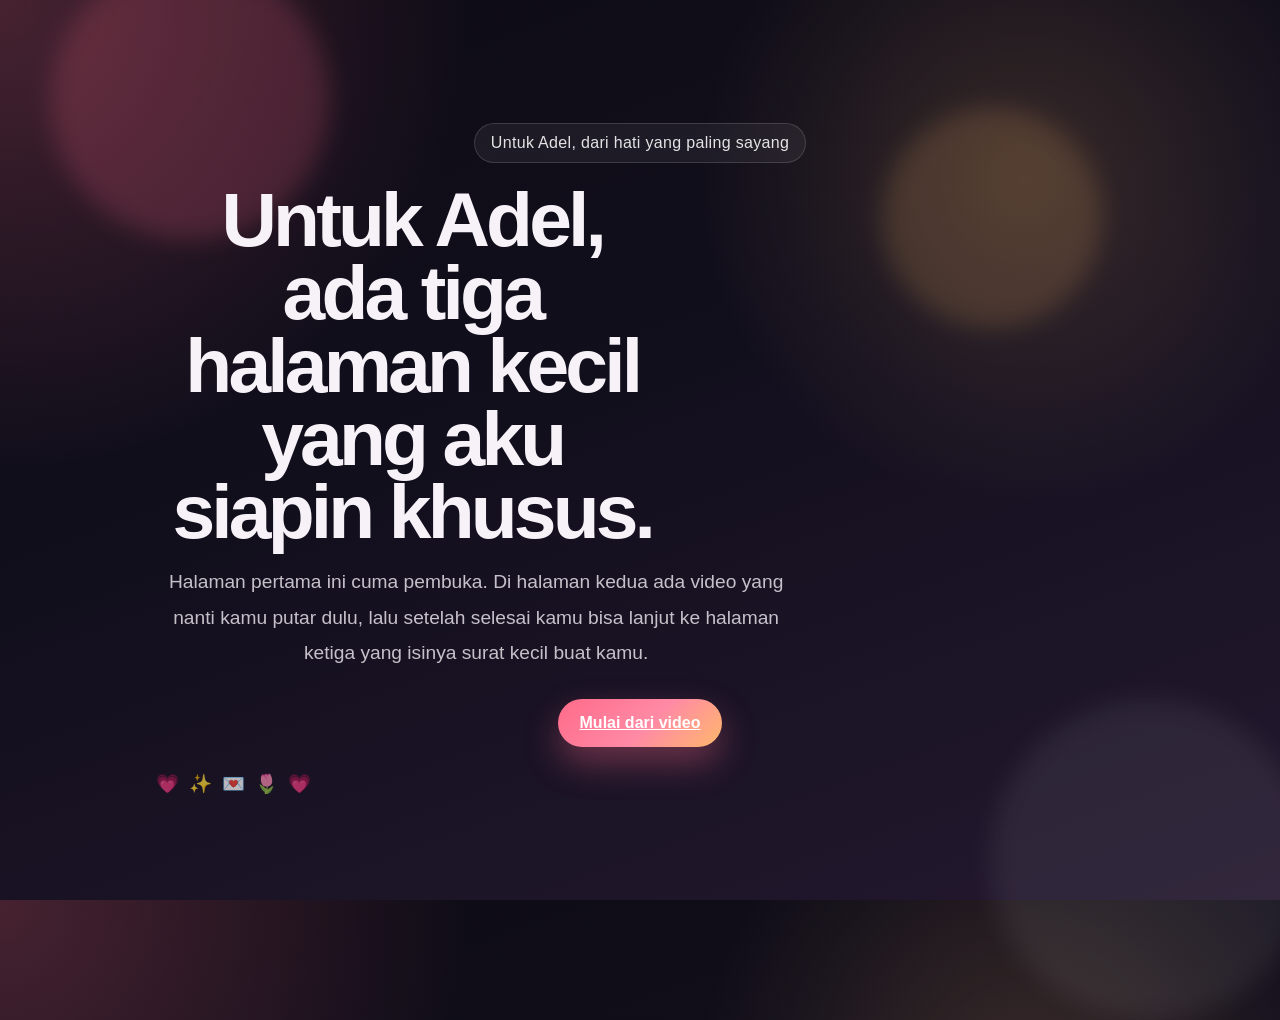
<file: index.html>
<!DOCTYPE html>
<html lang="id">
<head>
    <meta charset="UTF-8">
    <meta name="viewport" content="width=device-width, initial-scale=1.0">
    <title>Buat Adel Sayyangg ❤️</title>
    <link rel="stylesheet" href="style.css">
</head>
<body class="page-landing">

<main class="page-shell story-shell page-landing">
    <div class="ambient ambient-one"></div>
    <div class="ambient ambient-two"></div>
    <div class="ambient ambient-three"></div>

    <section class="hero hero--landing">
        <div class="badge">Untuk Adel, dari hati yang paling sayang</div>
        <h1>Untuk Adel, ada tiga halaman kecil yang aku siapin khusus.</h1>
        <p class="intro">
            Halaman pertama ini cuma pembuka. Di halaman kedua ada video yang nanti kamu putar dulu, lalu setelah selesai kamu bisa
            lanjut ke halaman ketiga yang isinya surat kecil buat kamu.
        </p>

        <div class="landing-actions">
            <a class="primary-btn" href="video.html">Mulai dari video</a>
        </div>

        <div class="sparkle-row" aria-hidden="true">
            <span>💗</span>
            <span>✨</span>
            <span>💌</span>
            <span>🌷</span>
            <span>💗</span>
        </div>
    </section>
</main>

</body>
</html>
</file>
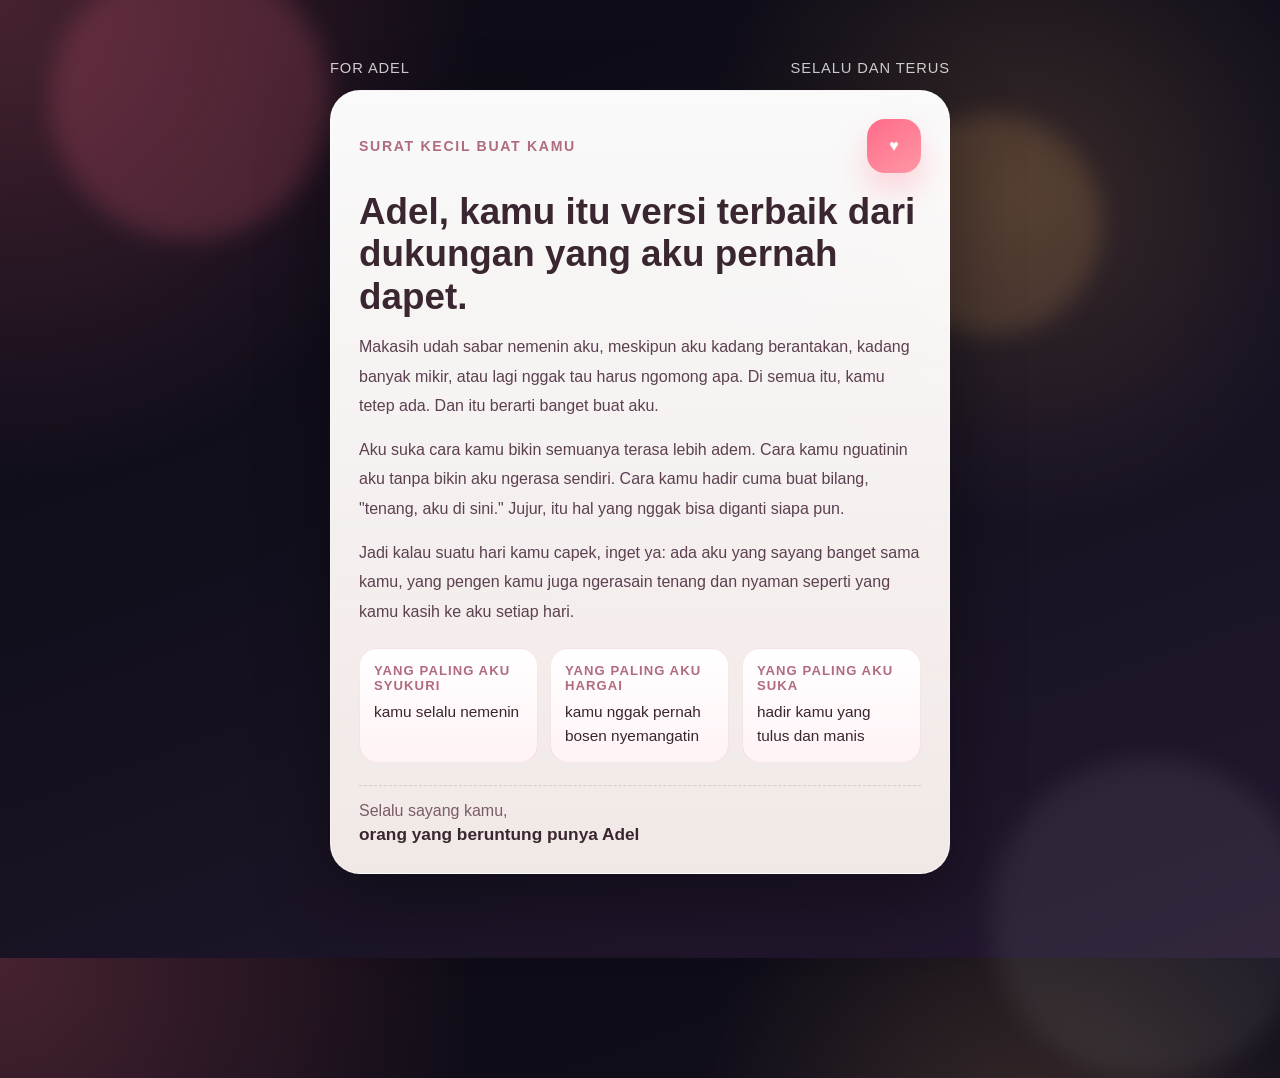
<file: letter.html>
<!DOCTYPE html>
<html lang="id">
<head>
    <meta charset="UTF-8">
    <meta name="viewport" content="width=device-width, initial-scale=1.0">
    <title>Surat Kecil Untuk Adel</title>
    <link rel="stylesheet" href="style.css">
</head>
<body class="page-letter">

<main class="page-shell story-shell page-letter">
    <div class="ambient ambient-one"></div>
    <div class="ambient ambient-two"></div>
    <div class="ambient ambient-three"></div>

    <section class="card-stage letter-page is-revealed" aria-live="polite">
        <div class="letter-wrap" id="letterWrap" aria-live="polite">
            <div class="letter-top">
                <span class="seal">For Adel</span>
                <span class="date">selalu dan terus</span>
            </div>

            <div class="letter-card">
                <div class="card-header">
                    <span class="card-kicker">Surat kecil buat kamu</span>
                    <div class="heart-mark">♥</div>
                </div>

                <h2>Adel, kamu itu versi terbaik dari dukungan yang aku pernah dapet.</h2>
                <p>
                    Makasih udah sabar nemenin aku, meskipun aku kadang berantakan, kadang banyak mikir, atau lagi nggak tau harus ngomong apa.
                    Di semua itu, kamu tetep ada. Dan itu berarti banget buat aku.
                </p>
                <p>
                    Aku suka cara kamu bikin semuanya terasa lebih adem. Cara kamu nguatinin aku tanpa bikin aku ngerasa sendiri.
                    Cara kamu hadir cuma buat bilang, "tenang, aku di sini." Jujur, itu hal yang nggak bisa diganti siapa pun.
                </p>
                <p>
                    Jadi kalau suatu hari kamu capek, inget ya: ada aku yang sayang banget sama kamu, yang pengen kamu juga ngerasain
                    tenang dan nyaman seperti yang kamu kasih ke aku setiap hari.
                </p>

                <div class="memory-grid">
                    <div class="memory-item">
                        <span class="memory-title">Yang paling aku syukuri</span>
                        <span class="memory-text">kamu selalu nemenin</span>
                    </div>
                    <div class="memory-item">
                        <span class="memory-title">Yang paling aku hargai</span>
                        <span class="memory-text">kamu nggak pernah bosen nyemangatin</span>
                    </div>
                    <div class="memory-item">
                        <span class="memory-title">Yang paling aku suka</span>
                        <span class="memory-text">hadir kamu yang tulus dan manis</span>
                    </div>
                </div>

                <div class="signature">
                    <span>Selalu sayang kamu,</span>
                    <strong>orang yang beruntung punya Adel</strong>
                </div>
            </div>
        </div>
    </section>
</main>

</body>
</html>
</file>
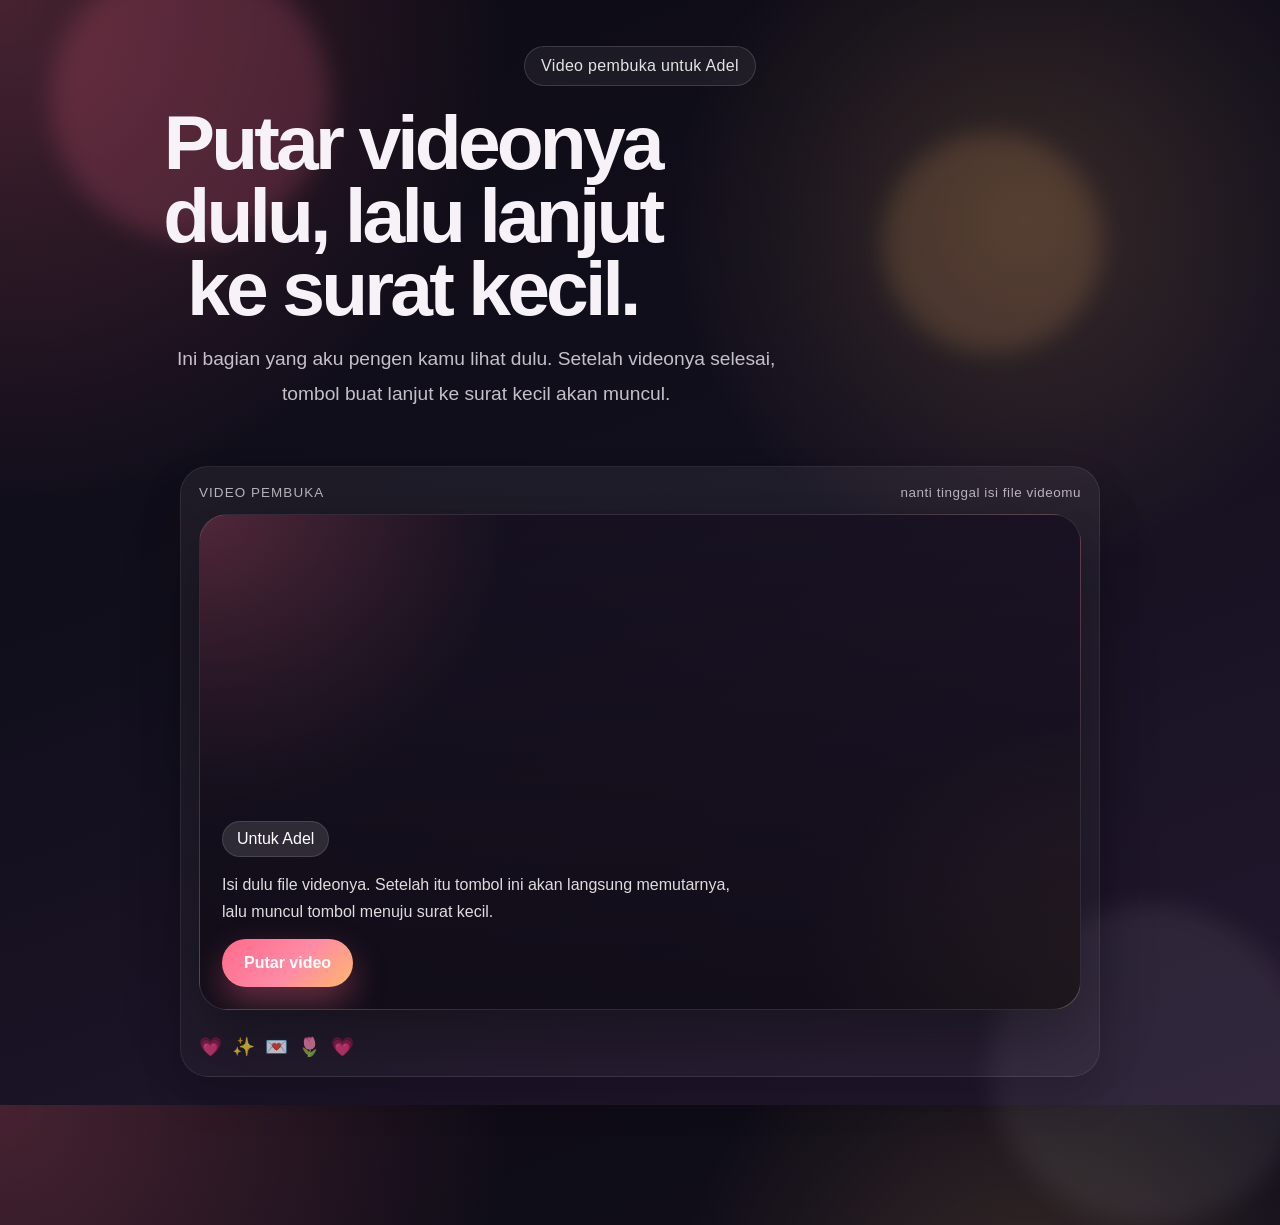
<file: video.html>
<!DOCTYPE html>
<html lang="id">
<head>
    <meta charset="UTF-8">
    <meta name="viewport" content="width=device-width, initial-scale=1.0">
    <title>Video Untuk Adel</title>
    <link rel="stylesheet" href="style.css">
</head>
<body class="page-video">

<main class="page-shell story-shell page-video">
    <div class="ambient ambient-one"></div>
    <div class="ambient ambient-two"></div>
    <div class="ambient ambient-three"></div>

    <section class="hero hero--video">
        <div class="badge">Video pembuka untuk Adel</div>
        <h1>Putar videonya dulu, lalu lanjut ke surat kecil.</h1>
        <p class="intro">
            Ini bagian yang aku pengen kamu lihat dulu. Setelah videonya selesai, tombol buat lanjut ke surat kecil akan muncul.
        </p>
    </section>

    <section class="video-stage-section" aria-label="Video pembuka">
        <div class="intro-panel">
            <div class="intro-panel-head">
                <span class="panel-kicker">Video pembuka</span>
                <span class="panel-note">nanti tinggal isi file videomu</span>
            </div>

            <div class="video-frame">
                <video id="storyVideo" class="story-video" playsinline preload="metadata" muted>
                    <source src="vid.mp4" type="video/mp4">
                </video>

                <div class="video-overlay">
                    <span class="video-pill">Untuk Adel</span>
                    <p id="videoStatus" class="video-status">
                        Isi dulu file videonya. Setelah itu tombol ini akan langsung memutarnya, lalu muncul tombol menuju surat kecil.
                    </p>

                    <div class="video-actions">
                        <button id="playVideoButton" class="primary-btn" type="button">Putar video</button>
                        <button id="openLetterButton" class="secondary-btn" type="button" hidden>Lanjut ke surat kecil</button>
                    </div>
                </div>
            </div>

            <div class="sparkle-row" aria-hidden="true">
                <span>💗</span>
                <span>✨</span>
                <span>💌</span>
                <span>🌷</span>
                <span>💗</span>
            </div>
        </div>
    </section>
</main>

<script src="script.js"></script>
</body>
</html>
</file>
<file: style.css>
:root {
    --bg: #120f1d;
    --bg-soft: #1f1830;
    --card: rgba(255, 248, 244, 0.92);
    --card-strong: #fff7f3;
    --text: #f7f2f8;
    --muted: rgba(247, 242, 248, 0.78);
    --accent: #ff6b8a;
    --accent-2: #ffb86b;
    --shadow: 0 24px 70px rgba(0, 0, 0, 0.35);
}

* {
    box-sizing: border-box;
}

html, body {
    min-height: 100%;
}

body {
    margin: 0;
    font-family: "Trebuchet MS", "Segoe UI", sans-serif;
    color: var(--text);
    background:
        radial-gradient(circle at top left, rgba(255, 107, 138, 0.24), transparent 30%),
        radial-gradient(circle at 80% 20%, rgba(255, 184, 107, 0.16), transparent 26%),
        linear-gradient(160deg, #0d0b14 0%, var(--bg) 45%, #24182f 100%);
    overflow-x: clip;
}

body.story-locked {
    overflow: hidden;
    height: 100vh;
    touch-action: none;
    overscroll-behavior: none;
}

body.page-landing,
body.page-video,
body.page-letter {
    min-height: 100vh;
}

.page-shell {
    position: relative;
    min-height: 100vh;
    padding: 28px 20px 28px;
    display: grid;
    grid-template-columns: 1fr;
    gap: 28px;
    align-items: start;
    justify-items: center;
}

.story-shell {
    width: min(1100px, 100%);
    margin: 0 auto;
}

.page-landing .hero,
.page-video .hero {
    text-align: center;
    margin-inline: auto;
}

.page-landing .page-shell {
    align-content: center;
    min-height: 100vh;
}

.page-letter .page-shell {
    align-content: center;
    justify-content: center;
    min-height: 100vh;
}

.page-landing .hero {
    align-self: center;
}

.hero--landing,
.hero--video {
    max-width: 980px;
}

.landing-actions {
    margin-top: 28px;
    display: flex;
    justify-content: center;
}

.ambient {
    position: absolute;
    border-radius: 999px;
    filter: blur(12px);
    opacity: 0.85;
    pointer-events: none;
}

.ambient-one {
    width: 280px;
    height: 280px;
    top: -40px;
    left: -40px;
    background: rgba(255, 107, 138, 0.22);
    animation: drift 12s ease-in-out infinite;
}

.ambient-two {
    width: 220px;
    height: 220px;
    right: 8%;
    top: 12%;
    background: rgba(255, 184, 107, 0.18);
    animation: drift 14s ease-in-out infinite reverse;
}

.ambient-three {
    width: 320px;
    height: 320px;
    right: -120px;
    bottom: -120px;
    background: rgba(255, 255, 255, 0.08);
    animation: drift 16s ease-in-out infinite;
}

.hero,
.card-stage {
    position: relative;
    z-index: 1;
    width: 100%;
}

.video-stage-section {
    position: relative;
    z-index: 1;
    width: 100%;
}

.hero {
    max-width: 980px;
    padding: 18px 6px 0;
}

.video-stage {
    margin-top: 26px;
    display: grid;
    grid-template-columns: minmax(0, 1.2fr) minmax(280px, 0.8fr);
    gap: 18px;
    align-items: start;
}

.video-shell {
    position: relative;
    min-height: 340px;
    border-radius: 28px;
    overflow: hidden;
    background:
        radial-gradient(circle at top left, rgba(255, 107, 138, 0.28), transparent 30%),
        radial-gradient(circle at bottom right, rgba(255, 184, 107, 0.18), transparent 28%),
        linear-gradient(160deg, rgba(20, 16, 30, 0.96), rgba(34, 22, 44, 0.92));
    border: 1px solid rgba(255, 255, 255, 0.1);
    box-shadow: var(--shadow);
}

.story-video {
    width: 100%;
    height: 100%;
    min-height: 340px;
    object-fit: cover;
    display: block;
    background: #09080f;
}

.video-placeholder {
    position: absolute;
    inset: 0;
    display: flex;
    flex-direction: column;
    justify-content: flex-end;
    gap: 8px;
    padding: 24px;
    background:
        linear-gradient(180deg, rgba(9, 8, 15, 0.08), rgba(9, 8, 15, 0.7)),
        radial-gradient(circle at top, rgba(255, 255, 255, 0.12), transparent 45%);
    color: #fff;
    pointer-events: none;
}

.video-placeholder.is-playing,
.video-placeholder.is-complete {
    opacity: 0.92;
}

.placeholder-kicker {
    font-size: 0.8rem;
    letter-spacing: 0.14em;
    text-transform: uppercase;
    color: rgba(255, 255, 255, 0.76);
}

.video-placeholder strong {
    font-size: clamp(1.3rem, 3vw, 2rem);
    line-height: 1.12;
}

.placeholder-note {
    max-width: 34ch;
    color: rgba(255, 255, 255, 0.78);
    line-height: 1.6;
}

.actions-column {
    flex-direction: column;
    align-items: stretch;
    gap: 12px;
    margin-top: 0;
    padding-top: 4px;
}

.secondary-btn {
    border: 1px solid rgba(255, 255, 255, 0.16);
    background: rgba(255, 255, 255, 0.08);
    color: #fff;
    font: inherit;
    font-weight: 700;
    padding: 15px 22px;
    border-radius: 999px;
    cursor: pointer;
    backdrop-filter: blur(10px);
    transition: transform 0.25s ease, background 0.25s ease, opacity 0.25s ease;
}

.secondary-btn:hover {
    transform: translateY(-2px);
    background: rgba(255, 255, 255, 0.13);
}

.secondary-btn:active {
    transform: translateY(1px) scale(0.99);
}

.secondary-btn[hidden],
.is-hidden {
    display: none !important;
}

.letter-page {
    display: none;
    opacity: 0;
    transform: translateY(28px) scale(0.98);
    pointer-events: none;
    transition: opacity 0.6s ease, transform 0.6s ease;
    place-items: center;
    padding: 32px 22px 56px;
}

.letter-page[hidden] {
    display: none !important;
}

.badge {
    display: inline-flex;
    align-items: center;
    gap: 8px;
    padding: 10px 16px;
    border: 1px solid rgba(255, 255, 255, 0.14);
    border-radius: 999px;
    background: rgba(255, 255, 255, 0.06);
    color: rgba(255, 255, 255, 0.88);
    letter-spacing: 0.02em;
    backdrop-filter: blur(10px);
}

.hero h1 {
    margin: 20px 0 16px;
    font-size: clamp(2.6rem, 6vw, 5.2rem);
    line-height: 0.95;
    letter-spacing: -0.05em;
    max-width: 12ch;
}

.intro {
    margin: 0;
    max-width: 60ch;
    font-size: clamp(1.02rem, 1.8vw, 1.2rem);
    line-height: 1.85;
    color: var(--muted);
}

.intro-panel {
    margin-top: 26px;
    max-width: 920px;
    margin-inline: auto;
    padding: 18px;
    border-radius: 28px;
    background: linear-gradient(180deg, rgba(255, 255, 255, 0.06), rgba(255, 255, 255, 0.03));
    border: 1px solid rgba(255, 255, 255, 0.08);
    box-shadow: 0 20px 40px rgba(0, 0, 0, 0.16);
}

.intro-panel-head {
    display: flex;
    justify-content: space-between;
    align-items: center;
    gap: 12px;
    margin-bottom: 14px;
    flex-wrap: wrap;
}

.panel-kicker,
.panel-note {
    font-size: 0.84rem;
    letter-spacing: 0.08em;
    text-transform: uppercase;
    color: rgba(247, 242, 248, 0.72);
}

.panel-note {
    letter-spacing: 0.04em;
    text-transform: none;
}

.video-frame {
    position: relative;
    width: 100%;
    aspect-ratio: 16 / 9;
    max-height: 58vh;
    min-height: 0;
    border-radius: 28px;
    overflow: hidden;
    background:
        radial-gradient(circle at top left, rgba(255, 107, 138, 0.28), transparent 30%),
        radial-gradient(circle at bottom right, rgba(255, 184, 107, 0.18), transparent 28%),
        linear-gradient(160deg, rgba(20, 16, 30, 0.96), rgba(34, 22, 44, 0.92));
    border: 1px solid rgba(255, 255, 255, 0.1);
    box-shadow: var(--shadow);
}

.story-video {
    width: 100%;
    height: 100%;
    min-height: 0;
    object-fit: contain;
    object-position: center;
    display: block;
    background: transparent;
}

.video-overlay {
    position: absolute;
    inset: 0;
    display: grid;
    align-content: end;
    gap: 14px;
    padding: 22px;
    background: linear-gradient(180deg, rgba(12, 10, 18, 0.06) 0%, rgba(12, 10, 18, 0.72) 100%);
}

.video-pill {
    display: inline-flex;
    width: fit-content;
    padding: 8px 14px;
    border-radius: 999px;
    background: rgba(255, 255, 255, 0.12);
    border: 1px solid rgba(255, 255, 255, 0.12);
    color: #fff;
    backdrop-filter: blur(10px);
}

.video-status {
    margin: 0;
    max-width: 60ch;
    color: rgba(255, 255, 255, 0.86);
    line-height: 1.7;
}

.video-actions {
    display: flex;
    flex-wrap: wrap;
    gap: 12px;
    align-items: center;
}

.secondary-btn {
    border: 1px solid rgba(255, 255, 255, 0.16);
    background: rgba(255, 255, 255, 0.08);
    color: #fff;
    font: inherit;
    font-weight: 700;
    padding: 15px 22px;
    border-radius: 999px;
    cursor: pointer;
    backdrop-filter: blur(10px);
    transition: transform 0.25s ease, background 0.25s ease, opacity 0.25s ease;
}

.secondary-btn:hover {
    transform: translateY(-2px);
    background: rgba(255, 255, 255, 0.13);
}

.secondary-btn:active {
    transform: translateY(1px) scale(0.99);
}

.secondary-btn[hidden] {
    display: none;
}

.letter-page {
    opacity: 0;
    transform: translateY(28px) scale(0.98);
    pointer-events: none;
    transition: opacity 0.6s ease, transform 0.6s ease;
}

.letter-page.is-revealed {
    display: grid;
    opacity: 1;
    transform: translateY(0) scale(1);
    pointer-events: auto;
}

.page-letter .letter-page {
    display: grid;
    opacity: 1;
    transform: none;
    pointer-events: auto;
    min-height: calc(100vh - 56px);
    align-content: center;
}

.page-letter .letter-card,
.page-letter .letter-card-closed {
    opacity: 1 !important;
    transform: none !important;
    filter: none !important;
    pointer-events: auto !important;
}

.letter-page.is-revealed .letter-card-closed {
    opacity: 1;
    transform: translateY(0) scale(1);
    filter: blur(0);
    pointer-events: auto;
    animation: openCard 0.85s cubic-bezier(.2,.8,.2,1) both;
}

.letter-page.is-revealed .letter-top {
    animation: fadeUp 0.7s ease both;
}

.letter-page.is-revealed .memory-item {
    animation: popIn 0.7s ease both;
}

.letter-page.is-revealed .memory-item:nth-child(2) { animation-delay: 0.12s; }
.letter-page.is-revealed .memory-item:nth-child(3) { animation-delay: 0.24s; }

.actions {
    margin-top: 28px;
    display: flex;
    flex-wrap: wrap;
    align-items: center;
    gap: 14px 18px;
}

.primary-btn {
    border: 0;
    cursor: pointer;
    color: #fff;
    font: inherit;
    font-weight: 700;
    padding: 15px 22px;
    border-radius: 999px;
    background: linear-gradient(135deg, var(--accent), #ff8aa5 55%, var(--accent-2));
    box-shadow: 0 16px 34px rgba(255, 107, 138, 0.35);
    transform: translateY(0);
    transition: transform 0.25s ease, box-shadow 0.25s ease, filter 0.25s ease;
}

.primary-btn:hover {
    transform: translateY(-2px);
    box-shadow: 0 22px 42px rgba(255, 107, 138, 0.45);
    filter: saturate(1.04);
}

.primary-btn:active {
    transform: translateY(1px) scale(0.99);
}

.hint {
    margin: 0;
    color: rgba(247, 242, 248, 0.65);
    font-size: 0.95rem;
}

.sparkle-row {
    margin-top: 26px;
    display: flex;
    gap: 10px;
    font-size: 1.15rem;
    opacity: 0.7;
}

.sparkle-row span {
    display: inline-block;
    animation: float 3.8s ease-in-out infinite;
}

.sparkle-row span:nth-child(2) { animation-delay: 0.2s; }
.sparkle-row span:nth-child(3) { animation-delay: 0.4s; }
.sparkle-row span:nth-child(4) { animation-delay: 0.6s; }
.sparkle-row span:nth-child(5) { animation-delay: 0.8s; }

.card-stage {
    position: relative;
    z-index: 1;
    width: 100%;
}

.letter-card-closed {
    opacity: 0;
    transform: translateY(28px) scale(0.98);
    filter: blur(2px);
    pointer-events: none;
}

.letter-wrap {
    width: min(100%, 620px);
    perspective: 1200px;
    margin: 0 auto;
}

.letter-top {
    display: flex;
    justify-content: space-between;
    align-items: center;
    margin-bottom: 14px;
    color: rgba(255, 255, 255, 0.8);
    font-size: 0.92rem;
    letter-spacing: 0.06em;
    text-transform: uppercase;
}

.seal {
    display: inline-flex;
    align-items: center;
    gap: 8px;
}

.letter-card {
    background: linear-gradient(180deg, rgba(255, 255, 255, 0.98), rgba(255, 246, 242, 0.94));
    color: #3a2630;
    border-radius: 30px;
    padding: 28px;
    box-shadow: var(--shadow);
    transform-style: preserve-3d;
    border: 1px solid rgba(255, 255, 255, 0.45);
}

.card-header {
    display: flex;
    justify-content: space-between;
    align-items: center;
    gap: 16px;
}

.card-kicker {
    font-size: 0.88rem;
    text-transform: uppercase;
    letter-spacing: 0.12em;
    color: #b06b7f;
    font-weight: 700;
}

.heart-mark {
    width: 54px;
    height: 54px;
    border-radius: 18px;
    display: grid;
    place-items: center;
    color: #fff;
    background: linear-gradient(145deg, #ff6b8a, #ff97a4);
    box-shadow: 0 16px 32px rgba(255, 107, 138, 0.28);
    animation: pulse 2.6s ease-in-out infinite;
}

.letter-card h2 {
    margin: 18px 0 14px;
    font-size: clamp(1.6rem, 3vw, 2.3rem);
    line-height: 1.15;
}

.letter-card p {
    margin: 0 0 14px;
    line-height: 1.85;
    color: #5c4050;
    font-size: 1rem;
}

.memory-grid {
    margin-top: 22px;
    display: grid;
    grid-template-columns: repeat(3, minmax(0, 1fr));
    gap: 12px;
}

.memory-item {
    padding: 14px;
    border-radius: 18px;
    background: linear-gradient(180deg, #fff, #fff3f5);
    border: 1px solid rgba(176, 107, 127, 0.14);
}

.memory-title {
    display: block;
    margin-bottom: 7px;
    color: #b06b7f;
    font-size: 0.82rem;
    text-transform: uppercase;
    letter-spacing: 0.08em;
    font-weight: 700;
}

.memory-text {
    display: block;
    font-size: 0.96rem;
    line-height: 1.55;
}

.signature {
    margin-top: 22px;
    padding-top: 16px;
    border-top: 1px dashed rgba(176, 107, 127, 0.28);
    display: grid;
    gap: 4px;
}

.signature span {
    color: #7b5a68;
}

.signature strong {
    font-size: 1.08rem;
}

.floating-hearts {
    position: absolute;
    inset: 0;
    pointer-events: none;
    overflow: hidden;
}

.floating-hearts span {
    position: absolute;
    bottom: -30px;
    color: rgba(255, 255, 255, 0.18);
    text-shadow: 0 0 18px rgba(255, 107, 138, 0.25);
    font-size: 1.2rem;
    animation: rise 11s linear infinite;
}

.burst-heart {
    position: fixed;
    z-index: 20;
    color: #ff8aa5;
    text-shadow: 0 0 12px rgba(255, 107, 138, 0.35);
    pointer-events: none;
    animation-name: burst-rise;
    animation-timing-function: ease-out;
    animation-fill-mode: forwards;
}

.floating-hearts span:nth-child(1) { left: 8%; animation-duration: 12s; animation-delay: 0s; }
.floating-hearts span:nth-child(2) { left: 18%; animation-duration: 10s; animation-delay: 1s; }
.floating-hearts span:nth-child(3) { left: 34%; animation-duration: 13s; animation-delay: 2s; }
.floating-hearts span:nth-child(4) { left: 55%; animation-duration: 11s; animation-delay: 1.4s; }
.floating-hearts span:nth-child(5) { left: 73%; animation-duration: 12.5s; animation-delay: 2.6s; }
.floating-hearts span:nth-child(6) { left: 88%; animation-duration: 10.5s; animation-delay: 0.8s; }

.card-stage.is-open .letter-card {
    animation: openCard 0.85s cubic-bezier(.2,.8,.2,1) both;
}

.card-stage.is-open .letter-card-closed {
    opacity: 1;
    transform: translateY(0) scale(1);
    filter: blur(0);
    pointer-events: auto;
}

.card-stage.is-closing .letter-card-closed {
    animation: closeCard 0.65s ease both;
    pointer-events: none;
}

.card-stage.is-open .letter-top {
    animation: fadeUp 0.7s ease both;
}

.card-stage.is-open .memory-item {
    animation: popIn 0.7s ease both;
}

.card-stage.is-open .memory-item:nth-child(2) { animation-delay: 0.12s; }
.card-stage.is-open .memory-item:nth-child(3) { animation-delay: 0.24s; }

@keyframes drift {
    0%, 100% { transform: translate3d(0, 0, 0) scale(1); }
    50% { transform: translate3d(18px, 14px, 0) scale(1.04); }
}

@keyframes float {
    0%, 100% { transform: translateY(0) rotate(0deg); }
    50% { transform: translateY(-8px) rotate(8deg); }
}

@keyframes pulse {
    0%, 100% { transform: scale(1); }
    50% { transform: scale(1.08); }
}

@keyframes rise {
    from { transform: translateY(0) scale(0.85); opacity: 0; }
    15% { opacity: 0.9; }
    to { transform: translateY(-110vh) scale(1.2); opacity: 0; }
}

@keyframes burst-rise {
    from {
        transform: translate3d(0, 0, 0) scale(0.8);
        opacity: 0;
    }
    20% {
        opacity: 1;
    }
    to {
        transform: translate3d(var(--drift), -180px, 0) scale(1.2);
        opacity: 0;
    }
}

@keyframes openCard {
    from {
        transform: rotateX(8deg) translateY(24px) scale(0.985);
        opacity: 0;
    }
    to {
        transform: rotateX(0deg) translateY(0) scale(1);
        opacity: 1;
    }
}

@keyframes closeCard {
    from {
        transform: translateY(0) scale(1);
        opacity: 1;
        filter: blur(0);
    }
    to {
        transform: translateY(28px) scale(0.98);
        opacity: 0;
        filter: blur(2px);
    }
}

@keyframes fadeUp {
    from { transform: translateY(10px); opacity: 0; }
    to { transform: translateY(0); opacity: 1; }
}

@keyframes popIn {
    from { transform: translateY(14px) scale(0.98); opacity: 0; }
    to { transform: translateY(0) scale(1); opacity: 1; }
}

@media (max-width: 980px) {
    .page-shell {
        padding: 20px 14px 44px;
    }

    .hero {
        max-width: 100%;
    }

    .video-stage {
        grid-template-columns: 1fr;
    }

    .video-shell,
    .story-video {
        min-height: 0;
    }

    .video-frame {
        max-height: 50vh;
    }

    .actions-column {
        max-width: 520px;
    }
}

@media (max-width: 720px) {
    .page-shell {
        padding: 14px 12px 20px;
        gap: 16px;
    }

    .hero {
        text-align: center;
        padding-top: 10px;
    }

    .hero h1 {
        max-width: 100%;
        margin-inline: auto;
        font-size: clamp(1.8rem, 9vw, 2.75rem);
        line-height: 1.02;
    }

    .intro {
        margin-inline: auto;
        font-size: 0.98rem;
        line-height: 1.7;
    }

    .intro-panel {
        padding: 14px;
        border-radius: 22px;
    }

    .intro-panel-head {
        justify-content: center;
    }

    .panel-note {
        text-align: center;
    }

    .video-shell,
    .story-video {
        min-height: 0;
    }

    .video-overlay {
        padding: 16px;
    }

    .video-frame {
        max-height: 38vh;
    }

    .video-status {
        font-size: 0.94rem;
    }

    .primary-btn {
        width: min(100%, 320px);
    }

    .secondary-btn {
        width: min(100%, 320px);
    }

    .sparkle-row {
        justify-content: center;
        margin-top: 20px;
    }

    .letter-card {
        padding: 20px;
        border-radius: 22px;
    }

    .card-header {
        flex-direction: column;
        align-items: flex-start;
    }

    .heart-mark {
        width: 48px;
        height: 48px;
        border-radius: 16px;
    }

    .memory-grid {
        grid-template-columns: 1fr;
    }

    .letter-card h2 {
        font-size: clamp(1.4rem, 7vw, 1.9rem);
        line-height: 1.12;
    }

    .letter-card p,
    .memory-text {
        font-size: 0.95rem;
        line-height: 1.7;
    }

    .signature strong {
        font-size: 1rem;
    }

    .letter-page {
        padding: 22px 12px 24px;
    }

    .page-letter .letter-page {
        min-height: calc(100vh - 28px);
    }
}

@media (prefers-reduced-motion: reduce) {
    *, *::before, *::after {
        animation-duration: 0.01ms !important;
        animation-iteration-count: 1 !important;
        transition-duration: 0.01ms !important;
        scroll-behavior: auto !important;
    }
}
</file>
